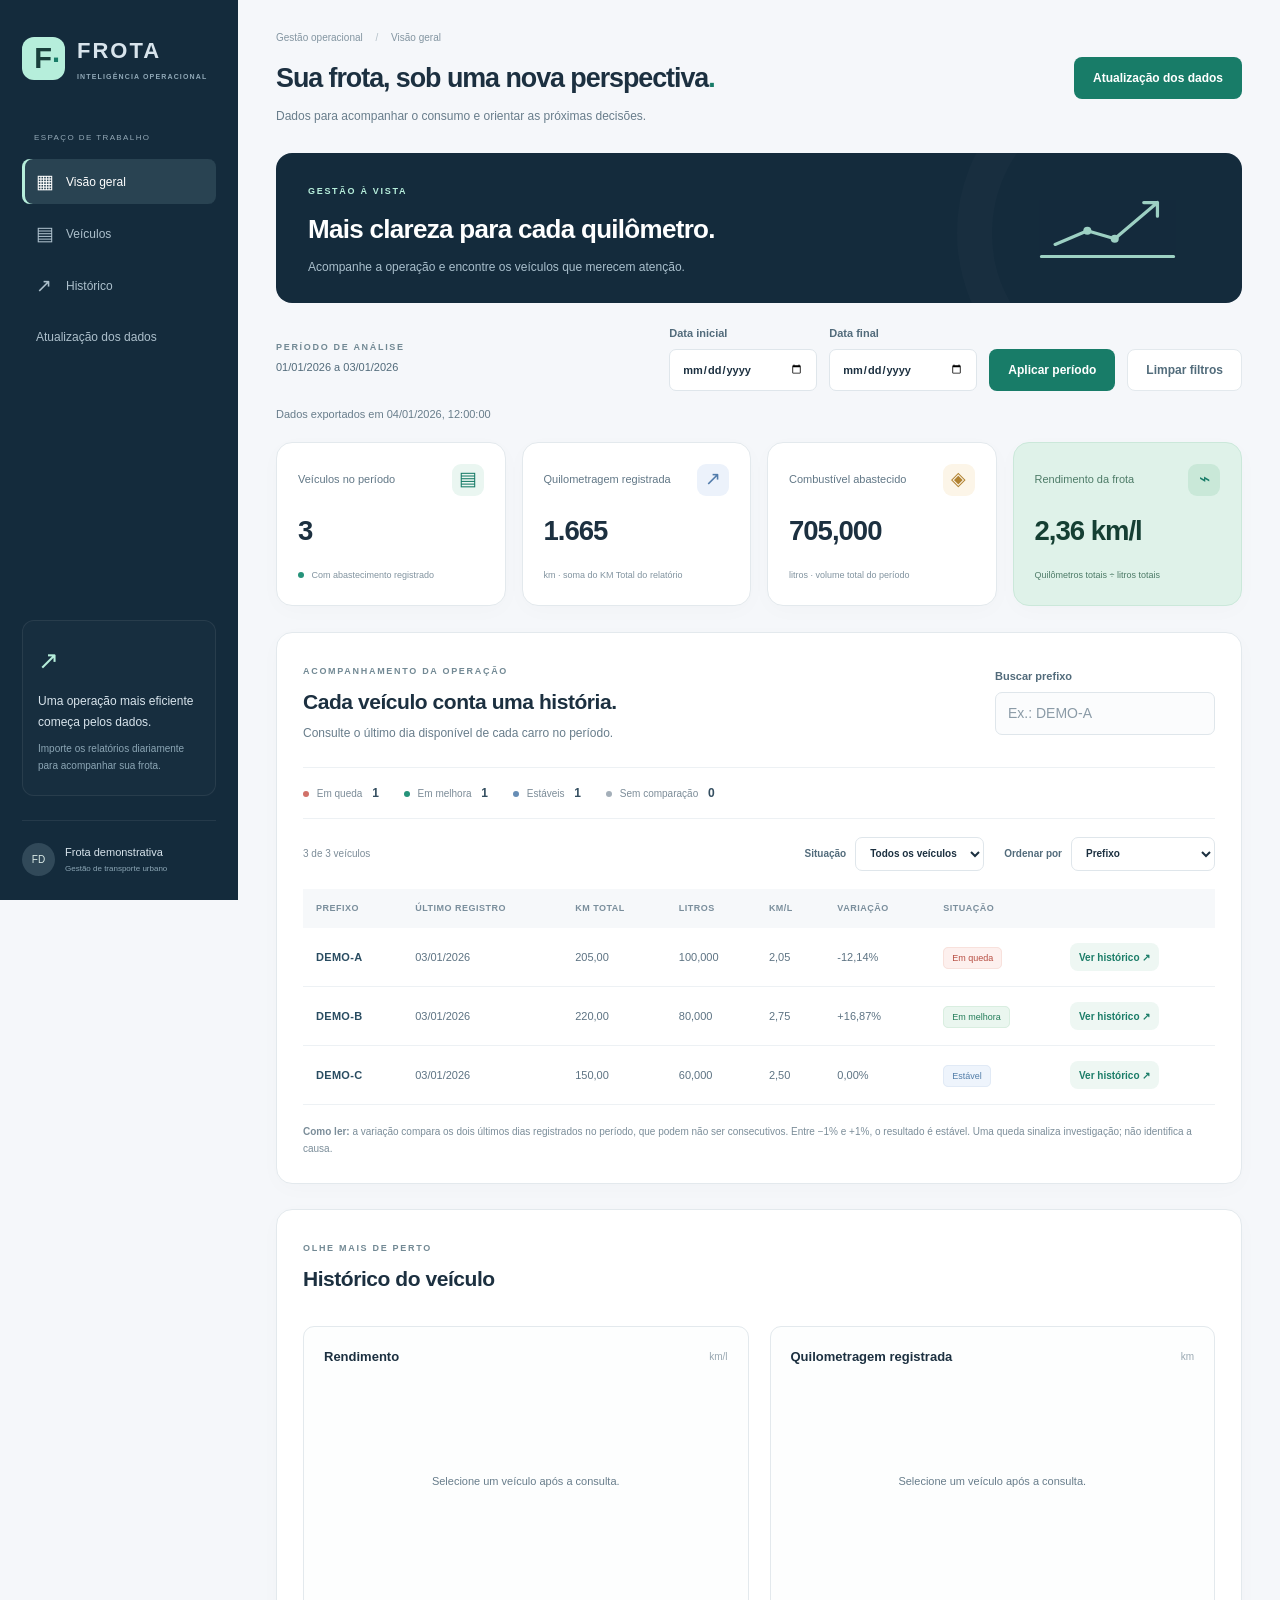
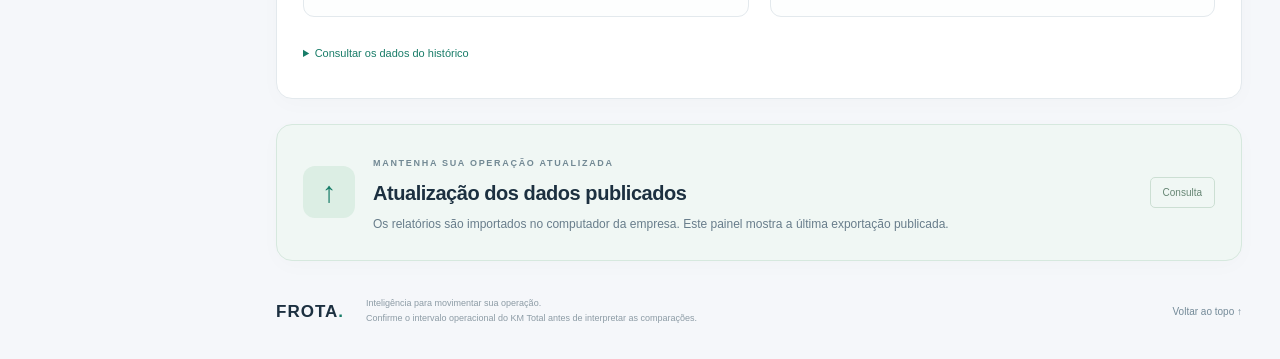
<file: demo/index.html>
<!doctype html>
<html lang="pt-BR">
<head>
  <meta charset="utf-8">
  <meta name="viewport" content="width=device-width, initial-scale=1">
  <meta name="description" content="Acompanhamento do consumo e da evolução da frota.">
  <meta name="theme-color" content="#152b3b">
  <title>Frota | Inteligência operacional</title>
  <!-- /assets ja esta disponivel no backend local, inclusive sem reinicia-lo. -->
  <link rel="stylesheet" href="./style.css?v=5">
  <script src="./config.js?v=5" defer></script>
  <script src="./dados-estaticos.js?v=5" defer></script>
  <script src="./app.js?v=5" defer></script>
</head>
<body>
  <a class="skip-link" href="#visao">Ir para o conteúdo</a>
  <aside class="sidebar" aria-label="Menu principal">
    <a class="brand" href="#visao"><span class="brand-mark" aria-hidden="true">F<span>.</span></span><span>FROTA<small>INTELIGÊNCIA OPERACIONAL</small></span></a>
    <p class="nav-label">ESPAÇO DE TRABALHO</p>
    <nav>
      <a class="active" href="#visao"><span aria-hidden="true">▦</span> Visão geral</a>
      <a href="#veiculos"><span aria-hidden="true">▤</span> Veículos</a>
      <a href="#historico"><span aria-hidden="true">↗</span> Histórico</a>
      <a href="#importacao"><span aria-hidden="true">↑</span> Importar relatório</a>
    </nav>
    <div class="sidebar-tip"><span class="tip-icon" aria-hidden="true">↗</span><strong>Uma operação mais eficiente começa pelos dados.</strong><p>Importe os relatórios diariamente para acompanhar sua frota.</p></div>
    <div class="aside-foot"><span class="company-avatar" aria-hidden="true">FD</span><div>Frota demonstrativa<small>Gestão de transporte urbano</small></div></div>
  </aside>

  <main id="visao">
    <header class="page-header">
      <div><div class="breadcrumb">Gestão operacional <span>/</span> Visão geral</div><h1>Sua frota, sob uma nova perspectiva<span>.</span></h1><p>Dados para acompanhar o consumo e orientar as próximas decisões.</p></div>
      <a class="button button-primary" href="#importacao">↑ Importar PDF</a>
    </header>

    <section class="overview-banner" aria-label="Apresentação do painel">
      <div><span class="eyebrow">GESTÃO À VISTA</span><h2>Mais clareza para cada quilômetro.</h2><p>Acompanhe a operação e encontre os veículos que merecem atenção.</p></div>
      <div class="banner-symbol" aria-hidden="true"><svg viewBox="0 0 180 110"><path d="M8 90H172M25 75L65 58L99 68L152 23M135 23H152V40" fill="none" stroke="currentColor" stroke-width="4" stroke-linecap="round" stroke-linejoin="round"/><circle cx="65" cy="58" r="5" fill="currentColor"/><circle cx="99" cy="68" r="5" fill="currentColor"/></svg></div>
    </section>

    <form id="filtros" class="toolbar" aria-label="Filtrar período">
      <div class="filter-caption"><span class="eyebrow">PERÍODO DE ANÁLISE</span><span id="periodo">Todos os registros</span></div>
      <label for="inicio">Data inicial<input type="date" id="inicio"></label>
      <label for="fim">Data final<input type="date" id="fim"></label>
      <button type="submit">Aplicar período</button>
      <button type="button" class="secondary" id="limpar">Limpar filtros</button>
    </form>
    <div id="mensagem" role="status" aria-live="polite"></div>
    <p id="atualizacao-dados" role="status" aria-live="polite"></p>

    <section class="cards" aria-label="Indicadores da operação">
      <article class="metric"><div class="metric-heading"><span>Veículos no período</span><span class="metric-icon" aria-hidden="true">▤</span></div><strong id="k-veiculos">—</strong><small><span class="dot"></span> Com abastecimento registrado</small></article>
      <article class="metric"><div class="metric-heading"><span>Quilometragem registrada</span><span class="metric-icon blue" aria-hidden="true">↗</span></div><strong id="k-km">—</strong><small>km · soma do KM Total do relatório</small></article>
      <article class="metric"><div class="metric-heading"><span>Combustível abastecido</span><span class="metric-icon amber" aria-hidden="true">◈</span></div><strong id="k-litros">—</strong><small>litros · volume total do período</small></article>
      <article class="metric highlight"><div class="metric-heading"><span>Rendimento da frota</span><span class="metric-icon" aria-hidden="true">⌁</span></div><strong id="k-media">—</strong><small>Quilômetros totais ÷ litros totais</small></article>
    </section>

    <section class="panel" id="veiculos" aria-labelledby="titulo-veiculos">
      <div class="section-head">
        <div><span class="eyebrow">ACOMPANHAMENTO DA OPERAÇÃO</span><h2 id="titulo-veiculos">Cada veículo conta uma história.</h2><p>Consulte o último dia disponível de cada carro no período.</p></div>
        <div class="search"><label for="busca">Buscar prefixo</label><input id="busca" placeholder="Ex.: DEMO-A" type="search" autocomplete="off"></div>
      </div>
      <div class="fleet-summary" aria-label="Situação dos veículos">
        <span><i class="dot red"></i> Em queda <strong id="total-queda">—</strong></span>
        <span><i class="dot"></i> Em melhora <strong id="total-melhora">—</strong></span>
        <span><i class="dot blue-dot"></i> Estáveis <strong id="total-estavel">—</strong></span>
        <span><i class="dot gray"></i> Sem comparação <strong id="total-sem-historico">—</strong></span>
      </div>
      <div class="table-controls">
        <span id="contagem"></span>
        <label for="situacao">Situação<select id="situacao"><option value="todos">Todos os veículos</option><option value="queda">Em queda</option><option value="melhora">Em melhora</option><option value="estavel">Estáveis</option><option value="sem_historico">Sem comparação</option></select></label>
        <label for="ordem">Ordenar por<select id="ordem"><option value="prefixo">Prefixo</option><option value="variacao">Maior queda primeiro</option><option value="rendimento">Menor km/l primeiro</option></select></label>
      </div>
      <div class="table-wrap fleet-table">
        <table>
          <caption class="sr-only">Indicadores e variação por veículo</caption>
          <thead><tr><th scope="col">Prefixo</th><th scope="col">Último registro</th><th scope="col">KM Total</th><th scope="col">Litros</th><th scope="col">km/l</th><th scope="col">Variação</th><th scope="col">Situação</th><th scope="col"><span class="sr-only">Consultar</span></th></tr></thead>
          <tbody id="linhas"></tbody>
        </table>
      </div>
      <p class="note"><strong>Como ler:</strong> a variação compara os dois últimos dias registrados no período, que podem não ser consecutivos. Entre −1% e +1%, o resultado é estável. Uma queda sinaliza investigação; não identifica a causa.</p>
    </section>

    <section class="panel history-panel" id="historico" aria-labelledby="titulo-historico">
      <div class="section-head"><div><span class="eyebrow">OLHE MAIS DE PERTO</span><h2 id="titulo-historico">Histórico do veículo</h2><p id="descricao-historico">Escolha um prefixo na tabela para acompanhar sua evolução.</p></div><span id="variacao-detalhe"></span></div>
      <div class="charts">
        <article><div class="chart-title"><h3>Rendimento</h3><span>km/l</span></div><div id="grafico-consumo" class="chart"><p>Selecione um veículo para visualizar o consumo.</p></div></article>
        <article><div class="chart-title"><h3>Quilometragem registrada</h3><span>km</span></div><div id="grafico-km" class="chart"><p>Selecione um veículo para visualizar a distância.</p></div></article>
      </div>
      <details><summary>Consultar os dados do histórico</summary><div class="table-wrap"><table><caption class="sr-only">Histórico diário do veículo selecionado</caption><thead><tr><th scope="col">Data</th><th scope="col">KM Total</th><th scope="col">Litros</th><th scope="col">km/l</th></tr></thead><tbody id="dados-historico"></tbody></table></div></details>
    </section>

    <section class="upload panel" id="importacao" aria-labelledby="titulo-importacao">
      <div class="upload-heading"><span class="upload-icon" aria-hidden="true">↑</span><div><span class="eyebrow">MANTENHA SUA OPERAÇÃO ATUALIZADA</span><h2 id="titulo-importacao">Um novo relatório. Novas perspectivas.</h2><p>Envie o PDF. A validação e a importação acontecem por aqui.</p></div><span class="file-tag">PDF · até 10 MB</span></div>
      <form id="importar-form"><label for="arquivo-pdf">Selecione o relatório no seu computador<input id="arquivo-pdf" type="file" accept=".pdf,application/pdf" required></label><button id="botao-importar" type="submit">Importar PDF</button></form>
      <div id="resultado-importacao" role="status" aria-live="polite"></div>
    </section>

    <footer><strong>FROTA<span>.</span></strong><p>Inteligência para movimentar sua operação.<br>Confirme o intervalo operacional do KM Total antes de interpretar as comparações.</p><a href="#visao">Voltar ao topo ↑</a></footer>
  </main>
</body>
</html>
</file>
<file: demo/style.css>
/* 1. Identidade visual e estilos gerais */
:root {
  --ink: #1c3040;
  --muted: #687d8b;
  --navy: #142b3c;
  --green: #187c68;
  --mint: #b6eedb;
  --border: #e3e9ed;
  --paper: #ffffff;
  --canvas: #f5f7fa;
  --radius: 16px;
  --shadow: 0 5px 22px #19334805;
}

* { box-sizing: border-box; }
[hidden] { display: none !important; }
#atualizacao-dados:not(:empty) { margin: -8px 0 18px; font-size: 11px; color: var(--muted); }
html { scroll-behavior: smooth; }
body {
  margin: 0;
  color: var(--ink);
  background: var(--canvas);
  font: 14px/1.5 "Segoe UI", Arial, sans-serif;
  -webkit-font-smoothing: antialiased;
}
a { color: inherit; }
button, input, select { font: inherit; }
button, .button { cursor: pointer; }
button, .button {
  display: inline-flex;
  align-items: center;
  justify-content: center;
  gap: 8px;
  min-height: 42px;
  padding: 11px 18px;
  border: 1px solid transparent;
  border-radius: 8px;
  color: white;
  background: var(--green);
  font-size: 12px;
  font-weight: 650;
  text-decoration: none;
  transition: background .18s, box-shadow .18s;
}
button:hover, .button:hover { background: #116451; box-shadow: 0 3px 12px #187c6820; }
button:disabled { opacity: .55; cursor: wait; }
.secondary { background: #fff; color: #526c7b; border-color: var(--border); }
.secondary:hover { background: #eef4f5; }
button:focus-visible, a:focus-visible, input:focus-visible, select:focus-visible, summary:focus-visible {
  outline: 3px solid #32a992;
  outline-offset: 3px;
}
label { display: grid; gap: 7px; color: #526b7b; font-size: 11px; font-weight: 600; }
input, select {
  min-width: 0;
  min-height: 42px;
  padding: 10px 12px;
  border: 1px solid #dfe6eb;
  border-radius: 7px;
  background: white;
  color: var(--ink);
}
input::placeholder { color: #8b9ba7; font-weight: 400; }
h1, h2, h3, p { margin: 0; }
h1 { font-size: clamp(25px, 2.1vw, 34px); line-height: 1.25; letter-spacing: -1.05px; font-weight: 650; }
h1 span, footer strong span { color: var(--green); }
h2 { margin: 6px 0; font-size: 21px; letter-spacing: -.45px; font-weight: 650; }
h3 { font-size: 13px; font-weight: 650; }
p { color: var(--muted); line-height: 1.7; font-size: 12px; }
.eyebrow { font-size: 9px; font-weight: 750; letter-spacing: 1.7px; color: #728994; }
.sr-only { position: absolute; width: 1px; height: 1px; overflow: hidden; clip-path: inset(50%); white-space: nowrap; }
.skip-link { position: fixed; top: -70px; left: 20px; z-index: 20; background: white; padding: 15px; }
.skip-link:focus { top: 10px; }

/* 2. Navegacao lateral */
.sidebar {
  position: fixed;
  inset: 0 auto 0 0;
  display: flex;
  flex-direction: column;
  width: 238px;
  padding: 34px 22px 24px;
  background: var(--navy);
  color: #d8e4ec;
}
.brand { display: flex; align-items: center; gap: 12px; text-decoration: none; font-size: 22px; letter-spacing: 2px; font-weight: 750; }
.brand-mark { display: grid; place-content: center; position: relative; width: 43px; height: 43px; border-radius: 12px; background: var(--mint); color: #193f3b; font-size: 29px; letter-spacing: -4px; padding-right: 5px; }
.brand-mark span { position: absolute; bottom: 5px; right: 9px; color: #187c68; }
.brand small { display: block; font-size: 7px; letter-spacing: 1.15px; color: #90a8b7; margin-top: 5px; }
.nav-label { margin: 48px 12px 15px; font-size: 8px; letter-spacing: 1.4px; color: #94a9b7; }
nav { display: grid; gap: 7px; }
nav a { display: flex; gap: 12px; align-items: center; border-radius: 8px; padding: 13px 14px; color: #adc0cc; font-size: 12px; text-decoration: none; }
nav a span { width: 18px; font-size: 19px; line-height: 1; }
nav a.active { background: #294352; color: white; box-shadow: inset 3px 0 var(--mint); }
nav a:hover { background: #243e4e; color: white; }
.sidebar-tip { margin-top: auto; padding: 21px 15px; border: 1px solid #ffffff12; border-radius: 12px; background: #ffffff04; }
.tip-icon { display: block; margin-bottom: 12px; color: var(--mint); font-size: 25px; }
.sidebar-tip strong { font-size: 12px; font-weight: 500; line-height: 1.7; display: block; }
.sidebar-tip p { color: #8ca6b5; margin-top: 8px; font-size: 10px; }
.aside-foot { display: flex; align-items: center; gap: 10px; margin-top: 24px; padding-top: 22px; border-top: 1px solid #ffffff12; font-size: 11px; }
.company-avatar { display: grid; place-content: center; background: #314959; width: 33px; height: 33px; border-radius: 50%; color: #dcebe8; font-size: 10px; }
.aside-foot small { display: block; margin-top: 3px; font-size: 8px; color: #8ca6b5; }

/* 3. Cabecalho, faixa e filtros */
main { margin-left: 238px; padding: 30px 38px 24px; max-width: 1900px; }
.page-header { display: flex; justify-content: space-between; align-items: center; gap: 22px; margin-bottom: 27px; }
.breadcrumb { margin-bottom: 17px; color: #8395a1; font-size: 10px; }
.breadcrumb span { margin: 0 10px; color: #b4c0c8; }
.page-header p { margin-top: 10px; }
.page-header .button { flex-shrink: 0; }
.overview-banner { display: flex; align-items: center; justify-content: space-between; position: relative; overflow: hidden; border-radius: var(--radius); padding: 26px 32px; background: var(--navy); color: white; }
.overview-banner::after { content: ""; position: absolute; width: 280px; height: 280px; right: -65px; top: -95px; border-radius: 50%; border: 35px solid #ffffff04; pointer-events: none; }
.overview-banner .eyebrow { color: var(--mint); }
.overview-banner h2 { font-size: 26px; margin: 10px 0 8px; letter-spacing: -.7px; }
.overview-banner p { color: #a9bfcc; }
.banner-symbol { width: 145px; margin: 0 30px; color: var(--mint); opacity: .85; }
.banner-symbol svg { display: block; width: 100%; }
.toolbar { display: flex; align-items: end; gap: 12px; padding: 22px 0; }
.filter-caption { margin-right: auto; display: grid; gap: 5px; align-self: center; }
#periodo { color: #526b7b; font-size: 11px; }
.toolbar input { width: 148px; }
#mensagem:not(:empty) { padding: 13px 17px; margin-bottom: 20px; background: #fff5dd; border: 1px solid #eedfba; border-radius: 8px; font-size: 12px; }

/* 4. Indicadores e paineis */
.cards { display: grid; grid-template-columns: repeat(4, minmax(0, 1fr)); gap: 16px; margin-bottom: 26px; }
.metric { padding: 21px; border: 1px solid var(--border); border-radius: var(--radius); background: white; box-shadow: var(--shadow); }
.metric-heading { display: flex; justify-content: space-between; align-items: center; gap: 8px; color: #617786; font-size: 11px; }
.metric-icon { width: 32px; height: 32px; display: grid; place-content: center; border-radius: 9px; font-size: 19px; color: var(--green); background: #eaf6f1; flex-shrink: 0; }
.metric-icon.blue { color: #527cab; background: #ecf2fb; }
.metric-icon.amber { color: #b18231; background: #fcf5e8; }
.metric strong { display: block; margin: 14px 0 12px; font-size: clamp(23px, 2.15vw, 36px); font-weight: 650; letter-spacing: -1px; font-variant-numeric: tabular-nums; }
.metric small { color: #81939f; font-size: 9px; }
.dot { display: inline-block; height: 6px; width: 6px; margin-right: 5px; border-radius: 50%; background: #26937a; vertical-align: middle; }
.red { background: #d17169; }
.blue-dot { background: #668db5; }
.gray { background: #a4afb9; }
.highlight { color: #153f33; background: #dff2e9; border-color: #cbe8da; }
.highlight .metric-heading, .highlight small { color: #4d7b67; }
.highlight .metric-icon { background: #c9e8d8; }
.panel { padding: 26px; margin-bottom: 25px; border: 1px solid var(--border); border-radius: var(--radius); background: var(--paper); box-shadow: var(--shadow); scroll-margin-top: 22px; }
.section-head { display: flex; justify-content: space-between; align-items: center; gap: 25px; }
.search { display: grid; gap: 7px; }
.search input { width: 220px; background: #fbfcfd; }
.fleet-summary { display: flex; flex-wrap: wrap; gap: 12px 25px; margin: 23px 0 0; padding: 16px 0; border-top: 1px solid #edf1f4; border-bottom: 1px solid #edf1f4; }
.fleet-summary > span { color: #7c8c98; font-size: 10px; }
.fleet-summary strong { color: #344e60; margin-left: 7px; font-size: 12px; }

/* 5. Tabelas e situacoes */
.table-controls { display: flex; align-items: center; gap: 20px; padding: 18px 0; }
.table-controls > span { margin-right: auto; color: #7c8c98; font-size: 10px; }
.table-controls label { display: flex; align-items: center; gap: 9px; font-size: 10px; }
.table-controls select { min-height: 34px; padding: 6px 10px; font-size: 10px; }
.table-wrap { overflow: auto; }
.fleet-table { max-height: 515px; scrollbar-color: #cbd8df transparent; scrollbar-width: thin; }
table { width: 100%; border-collapse: collapse; white-space: nowrap; }
th { position: sticky; top: 0; z-index: 1; padding: 13px; text-align: left; color: #7a8e9c; background: #f6f8fa; font-size: 9px; letter-spacing: .5px; font-weight: 600; text-transform: uppercase; }
td { padding: 15px 13px; border-bottom: 1px solid #edf1f4; font-size: 11px; color: #5d7383; font-variant-numeric: tabular-nums; }
td:first-child { color: #294c61; font-weight: 700; letter-spacing: .3px; }
tbody tr:hover { background: #f8fcfb; }
.badge { padding: 5px 8px; border: 1px solid #e6ebef; border-radius: 5px; background: #f4f6f8; color: #7c8d98; font-size: 9px; }
.queda { background: #fdf0ee; color: #b74e43; border-color: #f8e1dc; }
.melhora { background: #eaf6ef; color: #247d5a; border-color: #d9eee0; }
.estavel { background: #eef4fc; color: #527da8; border-color: #e1eaf6; }
.link { padding: 5px 8px; min-height: 28px; font-size: 10px; color: #1b7d68; background: #eef7f3; }
.link:hover { color: white; }
.note { margin-top: 18px; font-size: 10px; color: #7b8d99; }
.empty { text-align: center; padding: 40px; }

/* 6. Historico, graficos e importacao */
.charts { display: grid; grid-template-columns: 1fr 1fr; gap: 21px; margin-top: 25px; }
.charts article { min-width: 0; border: 1px solid var(--border); border-radius: 11px; padding: 20px; background: #fdfefe; }
.chart-title { display: flex; justify-content: space-between; align-items: center; }
.chart-title > span { color: #98a7b1; font-size: 10px; }
.chart { display: grid; align-content: center; min-height: 230px; overflow-x: auto; }
.chart svg { width: 100%; height: auto; display: block; }
.chart p { text-align: center; font-size: 11px; max-width: 300px; margin: 0 auto; }
#variacao-detalhe { max-width: 290px; font-size: 10px; color: var(--muted); }
details { margin-top: 18px; font-size: 11px; }
summary { color: var(--green); cursor: pointer; padding: 10px 0; }
.upload { background: #f0f7f4; border-color: #d6e8de; }
.upload-heading { display: flex; align-items: center; gap: 18px; }
.upload-heading h2 { font-size: 20px; }
.upload-icon { display: grid; place-content: center; flex-shrink: 0; width: 52px; height: 52px; border-radius: 12px; background: #dceee4; color: var(--green); font-size: 29px; }
.file-tag { margin-left: auto; border: 1px solid #ccdfd3; border-radius: 5px; padding: 7px 12px; color: #668674; font-size: 10px; white-space: nowrap; }
.upload form { display: flex; align-items: end; gap: 15px; margin-top: 22px; }
.upload label { flex: 1; }
.upload input { width: 100%; border-style: dashed; border-color: #bfdbcc; background: #ffffffb3; font-size: 11px; }
input[type=file]::file-selector-button { margin-right: 14px; padding: 6px 12px; border: 0; border-radius: 5px; background: #e6f0eb; color: #376b55; cursor: pointer; }
#resultado-importacao:not(:empty) { margin-top: 15px; padding: 14px; background: white; border-radius: 8px; font-size: 12px; white-space: pre-line; line-height: 1.7; }
#resultado-importacao.erro { background: #fff0ed; color: #a23b30; }
footer { display: flex; align-items: center; gap: 22px; padding: 10px 0 8px; }
footer strong { font-size: 17px; letter-spacing: 1px; }
footer p { color: #8c9ba5; font-size: 9px; }
footer a { margin-left: auto; font-size: 10px; color: #748a98; text-decoration: none; white-space: nowrap; }

/* 7. Adaptacao para tablet e celular */
@media (min-width: 1600px) { main { padding: 40px 50px; } }
@media (max-width: 1200px) {
  .sidebar { width: 205px; padding: 30px 17px 20px; }
  main { margin-left: 205px; padding: 25px; }
  .brand { gap: 9px; font-size: 19px; }
  .brand small { font-size: 6px; }
  .cards { grid-template-columns: repeat(2, minmax(0, 1fr)); }
  .metric strong { font-size: 32px; }
  .toolbar { flex-wrap: wrap; }
  .filter-caption { width: 100%; }
  .overview-banner h2 { font-size: 23px; }
  .banner-symbol { width: 100px; margin: 0 10px; flex-shrink: 0; }
  h1 { font-size: 27px; }
}
@media (max-width: 800px) {
  .sidebar { position: static; width: 100%; padding: 18px 22px 10px; }
  .brand { font-size: 18px; }
  .brand-mark { width: 35px; height: 35px; font-size: 24px; border-radius: 9px; }
  .nav-label, .sidebar-tip, .aside-foot { display: none; }
  nav { display: flex; overflow: auto; gap: 4px; margin-top: 18px; }
  nav a { padding: 10px; font-size: 10px; white-space: nowrap; gap: 5px; }
  nav a span { font-size: 16px; }
  nav a.active { box-shadow: inset 0 -2px var(--mint); }
  main { margin: 0; padding: 24px 20px; }
  .charts { grid-template-columns: 1fr; }
  .page-header { align-items: start; }
  .page-header .button { font-size: 10px; padding: 10px; }
}
@media (max-width: 560px) {
  main { padding: 22px 14px; }
  h1 { font-size: 25px; }
  .page-header { flex-direction: column; gap: 14px; }
  .overview-banner { padding: 23px; }
  .overview-banner h2 { font-size: 21px; }
  .banner-symbol { display: none; }
  .toolbar { gap: 10px; }
  .toolbar label { flex: 1; }
  .toolbar input { width: 100%; }
  .cards { gap: 10px; }
  .metric { padding: 15px; border-radius: 12px; }
  .metric-heading { font-size: 10px; }
  .metric-icon { width: 25px; height: 25px; font-size: 15px; }
  .metric strong { font-size: 25px; }
  .metric small { font-size: 8px; }
  .panel { padding: 19px 15px; }
  h2 { font-size: 19px; }
  .section-head { align-items: start; flex-direction: column; gap: 18px; }
  .search, .search input { width: 100%; }
  .table-controls { flex-wrap: wrap; gap: 10px; }
  .table-controls > span { width: 100%; }
  .fleet-summary { gap: 12px 15px; }
  .upload-heading { align-items: start; gap: 12px; }
  .upload-heading h2 { font-size: 18px; }
  .upload-icon { width: 37px; height: 37px; font-size: 24px; }
  .file-tag { display: none; }
  .upload form { align-items: stretch; flex-direction: column; }
  footer { flex-wrap: wrap; gap: 10px; }
  footer p { width: 100%; order: 3; }
}
@media (prefers-reduced-motion: reduce) {
  html { scroll-behavior: auto; }
  *, *::before, *::after { transition: none !important; }
}
</file>
